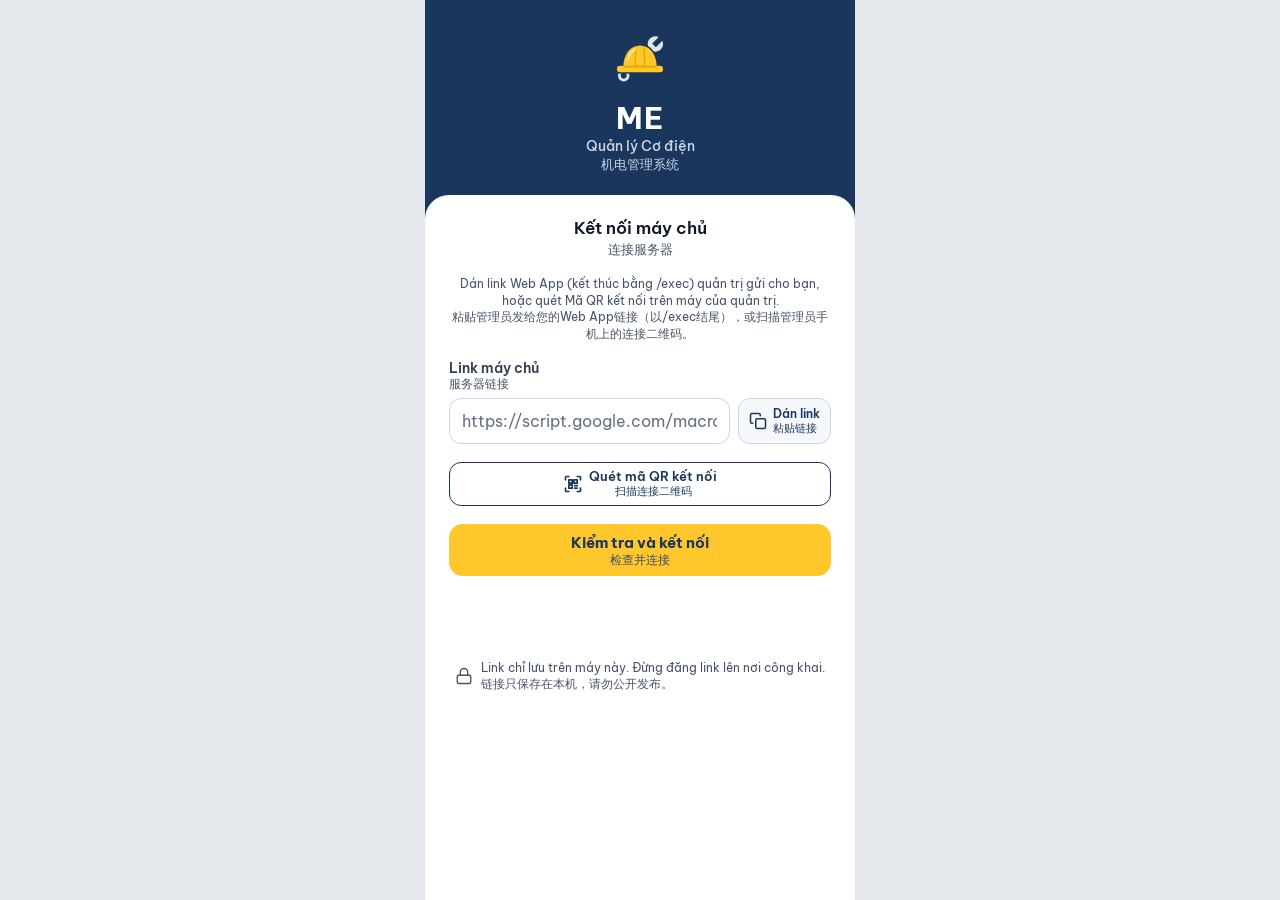
<file: index.html>
<!doctype html>
<html lang="vi">
<head>
<meta charset="utf-8">
<meta name="viewport" content="width=device-width, initial-scale=1, viewport-fit=cover">
<meta http-equiv="Content-Security-Policy" content="default-src 'self'; script-src 'self'; style-src 'self' 'unsafe-inline'; img-src 'self' data: blob: https://drive.google.com https://*.googleusercontent.com; font-src 'self'; connect-src 'self' https://script.google.com https://script.googleusercontent.com http://localhost:* http://127.0.0.1:*; media-src 'self' blob:; worker-src 'self'; manifest-src 'self'; base-uri 'none'; form-action 'none'; object-src 'none'">
<meta name="referrer" content="no-referrer">
<meta name="theme-color" content="#1B365D">
<meta name="color-scheme" content="light">
<meta name="apple-mobile-web-app-capable" content="yes">
<meta name="mobile-web-app-capable" content="yes">
<meta name="apple-mobile-web-app-status-bar-style" content="black-translucent">
<meta name="apple-mobile-web-app-title" content="ME">
<meta name="application-name" content="ME">
<meta name="format-detection" content="telephone=no">
<meta name="description" content="ME – Quản lý Cơ điện · 机电管理系统">
<title>ME – Quản lý Cơ điện</title>
<link rel="manifest" href="manifest.webmanifest">
<link rel="apple-touch-icon" href="icons/apple-touch-icon.png">
<link rel="icon" type="image/png" sizes="32x32" href="icons/favicon-32.png">
<link rel="preload" href="fonts/BeVietnamPro-Regular.woff" as="font" type="font/woff" crossorigin>
<link rel="preload" href="fonts/BeVietnamPro-Bold.woff" as="font" type="font/woff" crossorigin>
<link rel="stylesheet" href="css/app.css">
<script defer src="js/cau-hinh.js"></script>
<script defer src="js/nen.js"></script>
<script defer src="js/nhan.js"></script>
<script defer src="js/du-lieu.js"></script>
<script defer src="js/chi-so.js"></script>
<script defer src="js/bieu-do.js"></script>
<script defer src="js/ui.js"></script>
<script defer src="js/man-chung.js"></script>
<script defer src="js/man-thiet-bi.js"></script>
<script defer src="js/man-kho.js"></script>
<script defer src="js/man-dien-nuoc.js"></script>
<script defer src="js/man-quan-tri.js"></script>
<script defer src="js/app.js"></script>
</head>
<body>
<div id="app">
  <div class="khoi-dong" role="status" aria-label="Đang mở app ME · 正在打开ME">
    <img src="icons/icon-192.png" alt="" width="72" height="72">
    <div class="ten">ME</div>
    <div class="vi">Quản lý Cơ điện</div>
    <div class="zh" lang="zh-Hans">机电管理系统</div>
  </div>
</div>
<noscript>
  <div style="padding:24px;font-family:sans-serif;line-height:1.5">App ME cần bật JavaScript. Mở bằng Safari trên iPhone.<br>ME应用需要启用JavaScript，请在iPhone上用Safari打开。</div>
</noscript>
</body>
</html>
</file>
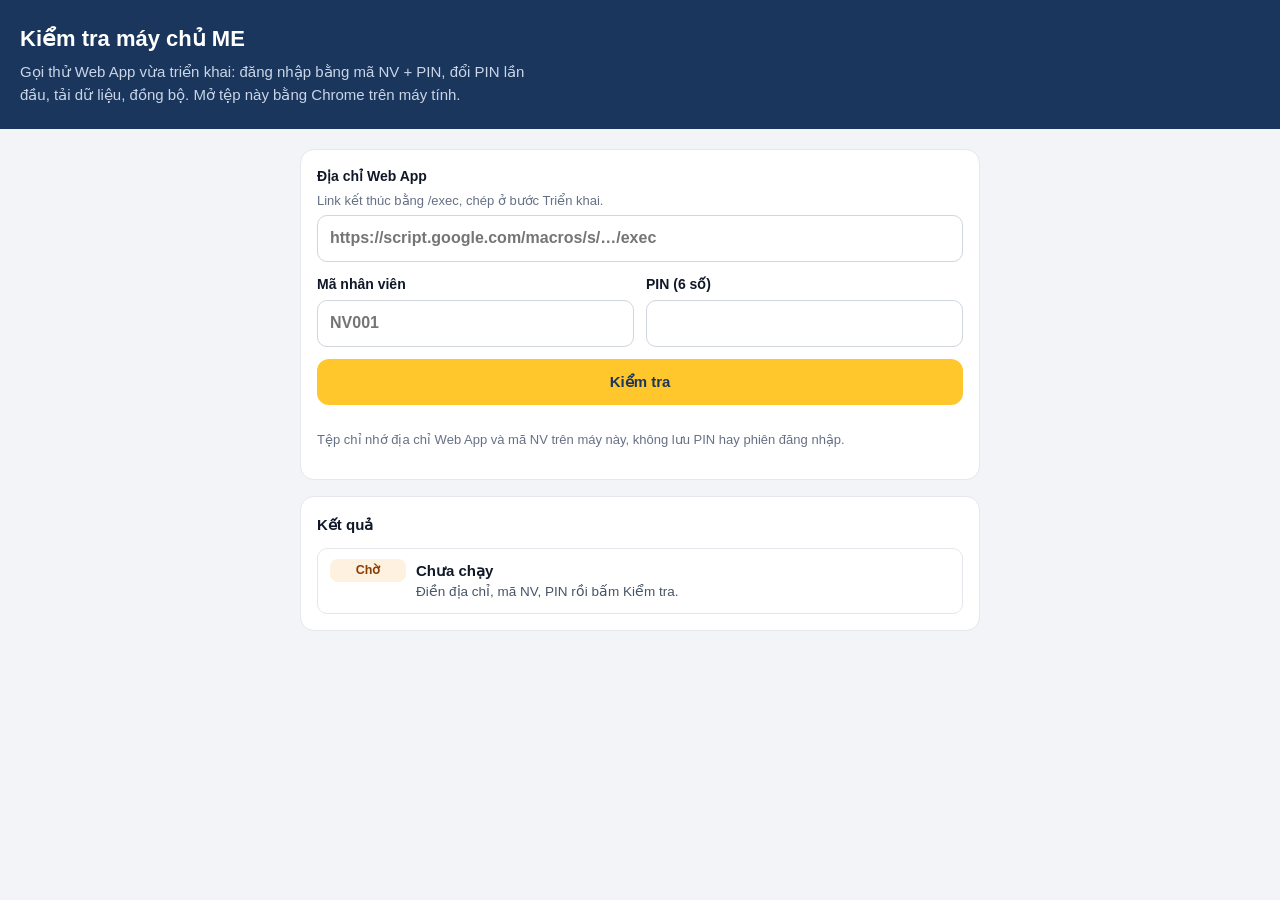
<file: may-chu/kiem-tra-may-chu.html>
<!doctype html>
<html lang="vi">
<head>
<meta charset="utf-8">
<meta name="viewport" content="width=device-width, initial-scale=1">
<title>Kiểm tra máy chủ ME</title>
<style>
  :root {
    --band: #1B365D; --band-sub: #C9D6E8; --yellow: #FFC72C; --on-yellow: #1B365D;
    --bg: #F2F4F7; --surface: #FFFFFF; --line: #E4E7EC; --fg: #101828; --fg-2: #475467; --fg-3: #667085;
    --ok-fg: #0B6234; --ok-bg: #E3F6EB; --bad-fg: #A3141D; --bad-bg: #FDECEC; --wait-fg: #8A3E00; --wait-bg: #FFF1E0;
  }
  * { box-sizing: border-box; }
  body { margin: 0; background: var(--bg); color: var(--fg); font: 15px/1.55 -apple-system, 'Segoe UI', Roboto, sans-serif; }
  header { background: var(--band); color: #fff; padding: 22px 20px; }
  header h1 { margin: 0; font-size: 22px; }
  header p { margin: 4px 0 0; color: var(--band-sub); max-width: 64ch; }
  main { max-width: 720px; margin: 0 auto; padding: 20px; display: flex; flex-direction: column; gap: 16px; }
  .the { background: var(--surface); border: 1px solid var(--line); border-radius: 14px; padding: 16px; display: flex; flex-direction: column; gap: 12px; }
  label { display: flex; flex-direction: column; gap: 4px; font-weight: 600; font-size: 14px; }
  label span { font-weight: 400; color: var(--fg-3); font-size: 13px; }
  input { font: inherit; font-size: 16px; padding: 10px 12px; border: 1px solid #D0D5DD; border-radius: 10px; width: 100%; }
  .hang { display: grid; grid-template-columns: 1fr 1fr; gap: 12px; }
  button { font: inherit; font-weight: 700; min-height: 46px; padding: 0 18px; border: 0; border-radius: 12px; cursor: pointer; background: var(--yellow); color: var(--on-yellow); }
  button:disabled { opacity: .55; cursor: default; }
  ol { margin: 0; padding: 0; list-style: none; display: flex; flex-direction: column; gap: 8px; }
  li { border: 1px solid var(--line); border-radius: 10px; padding: 10px 12px; display: grid; grid-template-columns: 76px 1fr; gap: 10px; align-items: start; }
  .nhan { font-size: 12.5px; font-weight: 700; border-radius: 8px; padding: 2px 8px; text-align: center; }
  .dat { background: var(--ok-bg); color: var(--ok-fg); }
  .loi { background: var(--bad-bg); color: var(--bad-fg); }
  .cho { background: var(--wait-bg); color: var(--wait-fg); }
  .mo-ta b { display: block; }
  .mo-ta div { color: var(--fg-2); font-size: 13.5px; white-space: pre-wrap; word-break: break-word; }
  .an { display: none; }
  .nho { color: var(--fg-3); font-size: 13px; }
  @media (max-width: 520px) { .hang { grid-template-columns: 1fr; } li { grid-template-columns: 1fr; } }
</style>
</head>
<body>
<header>
  <h1>Kiểm tra máy chủ ME</h1>
  <p>Gọi thử Web App vừa triển khai: đăng nhập bằng mã NV + PIN, đổi PIN lần đầu, tải dữ liệu, đồng bộ. Mở tệp này bằng Chrome trên máy tính.</p>
</header>
<main>
  <section class="the">
    <label>Địa chỉ Web App<span>Link kết thúc bằng /exec, chép ở bước Triển khai.</span>
      <input id="url" type="url" placeholder="https://script.google.com/macros/s/…/exec" autocomplete="off"></label>
    <div class="hang">
      <label>Mã nhân viên<input id="maNV" autocomplete="username" placeholder="NV001"></label>
      <label>PIN (6 số)<input id="pin" type="password" inputmode="numeric" maxlength="6" autocomplete="current-password"></label>
    </div>
    <button id="chay" type="button">Kiểm tra</button>
    <p class="nho">Tệp chỉ nhớ địa chỉ Web App và mã NV trên máy này, không lưu PIN hay phiên đăng nhập.</p>
  </section>

  <section id="doiPin" class="the an">
    <b>Lần đầu đăng nhập: đặt PIN của riêng bạn</b>
    <p class="nho">6 số, không dùng dãy dễ đoán như 000000, 123456, 121212.</p>
    <div class="hang">
      <label>PIN mới<input id="pinMoi" type="password" inputmode="numeric" maxlength="6" autocomplete="new-password"></label>
      <label>Nhập lại PIN mới<input id="pinMoi2" type="password" inputmode="numeric" maxlength="6" autocomplete="new-password"></label>
    </div>
    <button id="luuPin" type="button">Đổi PIN và kiểm tra tiếp</button>
  </section>

  <section class="the">
    <b>Kết quả</b>
    <ol id="ketQua"><li><span class="nhan cho">Chờ</span><div class="mo-ta"><b>Chưa chạy</b><div>Điền địa chỉ, mã NV, PIN rồi bấm Kiểm tra.</div></div></li></ol>
  </section>
</main>
<script>
(function () {
  'use strict';
  var $ = function (id) { return document.getElementById(id); };
  var luu = function (k, v) { try { localStorage.setItem('me-kt-' + k, v); } catch (e) {} };
  var doc = function (k) { try { return localStorage.getItem('me-kt-' + k) || ''; } catch (e) { return ''; } };
  $('url').value = doc('url');
  $('maNV').value = doc('maNV');
  var token = '';
  var pinDung = '';

  function dong(trangThai, tieuDe, chiTiet) {
    var li = document.createElement('li');
    var n = document.createElement('span');
    n.className = 'nhan ' + (trangThai === 'dat' ? 'dat' : trangThai === 'loi' ? 'loi' : 'cho');
    n.textContent = trangThai === 'dat' ? 'Đạt' : trangThai === 'loi' ? 'Lỗi' : 'Chờ';
    var m = document.createElement('div');
    m.className = 'mo-ta';
    var b = document.createElement('b');
    b.textContent = tieuDe;
    var d = document.createElement('div');
    d.textContent = chiTiet || '';
    m.appendChild(b);
    m.appendChild(d);
    li.appendChild(n);
    li.appendChild(m);
    $('ketQua').appendChild(li);
  }

  function loiCo(loai, thongBao, them) {
    var e = new Error(thongBao);
    e.loai = loai;
    if (them) Object.keys(them).forEach(function (k) { e[k] = them[k]; });
    return e;
  }

  // Đọc phản hồi dạng chữ trước: Google có lúc trả một trang web (HTML) thay vì JSON, cần báo rõ mã lỗi.
  function docPhanHoi(res) {
    return res.text().then(function (s) {
      var r;
      try {
        r = JSON.parse(s);
      } catch (e) {
        var tieuDe = (s.match(/<title>([^<]*)<\/title>/i) || [])[1] || '';
        throw loiCo('html', 'Google trả về một trang web (mã ' + res.status + (tieuDe ? ', “' + tieuDe.trim() + '”' : '') +
          ') thay vì dữ liệu.', { ma: res.status });
      }
      if (!r || typeof r !== 'object') throw loiCo('la', 'Phản hồi không phải dữ liệu của máy chủ ME.', { tho: s.slice(0, 600) });
      Object.defineProperty(r, '_tho', { value: s.slice(0, 600) });
      return r;
    });
  }

  // Kết quả của doGet (có kiemTra, không có data hay loi) trả cho một yêu cầu POST: Google đã đổi POST thành GET,
  // thao tác chưa chạy. Gửi lại cùng mã thao tác (clientId) nên không sợ ghi trùng.
  function laKetQuaGet(r) {
    return r.app === 'ME' && !!r.kiemTra && r.data === undefined && r.loi === undefined;
  }

  function goi(action, data, lan, id) {
    lan = lan || 1;
    id = id || 'kt-' + Date.now().toString(36) + '-' + Math.random().toString(36).slice(2, 8);
    return fetch($('url').value.trim(), {
      method: 'POST',
      headers: { 'Content-Type': 'text/plain;charset=utf-8' },
      body: JSON.stringify({ action: action, token: token, data: data || {}, clientId: id, phienBanApp: '0.0.2-kiemtra' }),
      redirect: 'follow'
    }).then(docPhanHoi).then(function (r) {
      if (laKetQuaGet(r)) {
        if (lan < 3) {
          dong('cho', 'Gửi lại thao tác ' + action + ' (lần ' + (lan + 1) + ')',
            'Google trả về kết quả kiểm tra thay vì kết quả thao tác (yêu cầu bị đổi thành GET, thao tác chưa chạy).');
          return goi(action, data, lan + 1, id);
        }
        throw loiCo('get', 'Gửi 3 lần, Google vẫn trả kết quả kiểm tra thay vì kết quả thao tác ' + action + '.');
      }
      if (r.tokenMoi && r.tokenMoi.token) token = r.tokenMoi.token;
      return r;
    });
  }

  // ok mà thiếu data: báo kèm phản hồi thô để tìm lỗi.
  function canData(r, buoc) {
    if (r && r.data && typeof r.data === 'object') return r.data;
    throw loiCo('la', 'Máy chủ trả về thiếu dữ liệu ở bước ' + buoc + '.', { tho: r && r._tho ? r._tho : String(r) });
  }

  function loiChu(r) { return r && r.loi ? r.loi.vi + '\n' + r.loi.zh + ' (' + r.loi.ma + ')' : 'Không rõ'; }

  function gioVi(iso) {
    var m = String(iso || '').match(/^(\d{4})-(\d{2})-(\d{2})T(\d{2}):(\d{2})/);
    return m ? m[3] + '/' + m[2] + '/' + m[1] + ' ' + m[4] + ':' + m[5] : String(iso || '');
  }

  function moNut() {
    $('chay').disabled = false;
    $('luuPin').disabled = false;
  }

  function loiMang(e) {
    var loai = e && e.loai;
    if (loai === 'dung') { moNut(); return; }
    var tieuDe;
    var chiTiet;
    if (loai === 'html') {
      tieuDe = 'Google trả về trang lỗi';
      chiTiet = e.message + '\n' + (e.ma === 404
        ? 'Hay gặp trong vài phút đầu sau khi triển khai: đợi một lát rồi bấm Kiểm tra lại. Nếu vẫn lỗi, chép lại link bằng nút Sao chép trong Triển khai → Quản lý tùy chọn triển khai.'
        : 'Đợi một lát rồi bấm Kiểm tra lại. Nếu vẫn lỗi, chụp màn hình này gửi người lập trình.');
    } else if (loai === 'get') {
      tieuDe = 'Google chưa chuyển được thao tác tới máy chủ';
      chiTiet = e.message + '\nĐợi một lát rồi bấm Kiểm tra lại.';
    } else if (loai === 'la') {
      tieuDe = 'Kết quả lạ từ máy chủ';
      chiTiet = e.message + '\nPhản hồi: ' + e.tho + '\nChụp màn hình này gửi người lập trình.';
    } else if (e instanceof TypeError && /fetch|network|load/i.test(String(e.message))) {
      tieuDe = 'Không gọi được Web App';
      chiTiet = String(e.message) + '\nKiểm tra: link đúng và kết thúc bằng /exec; lúc triển khai chọn “Người có quyền truy cập: Bất kỳ ai”; ' +
        'mở tệp này bằng Chrome trên máy tính (không mở trong khung xem trước của ứng dụng chat).';
    } else {
      tieuDe = 'Lỗi trong công cụ kiểm tra';
      chiTiet = String(e && e.message || e) + '\nChụp màn hình này gửi người lập trình.';
    }
    dong('loi', tieuDe, chiTiet);
    moNut();
  }

  function dung() { return loiCo('dung', 'dung'); }

  $('chay').addEventListener('click', function () {
    var url = $('url').value.trim();
    var maNV = $('maNV').value.trim().toUpperCase();
    var pin = $('pin').value.trim();
    $('ketQua').textContent = '';
    if (!/^https:\/\/script\.google\.com\/.+\/exec$/.test(url)) { dong('loi', 'Địa chỉ Web App chưa đúng', 'Cần dạng https://script.google.com/macros/s/…/exec'); return; }
    if (!maNV) { dong('loi', 'Chưa nhập mã nhân viên', 'Ghi mã NV của tài khoản quản trị, đúng như trong sheet NguoiDung.'); return; }
    if (!/^\d{6}$/.test(pin)) { dong('loi', 'PIN gồm 6 số', ''); return; }
    luu('url', url);
    luu('maNV', maNV);
    token = '';
    pinDung = pin;
    $('chay').disabled = true;
    $('doiPin').classList.add('an');
    fetch(url, { redirect: 'follow' }).then(docPhanHoi).then(function (r) {
      var kt = r.kiemTra || {};
      if (r.ok) dong('dat', 'Máy chủ chạy, phiên bản ' + r.mayChu, 'Đủ ' + kt.soSheet + '/' + kt.canSheet + ' sheet, cấu trúc phiên bản ' + kt.cauTruc + ', đã có quản trị cấp 1.');
      else dong('loi', 'Máy chủ chạy nhưng cài đặt chưa xong', (kt.huongDan || loiChu(r)) + '\n' + JSON.stringify(kt));
      return goi('dangNhap', { maNV: maNV, pin: pin });
    }).then(function (r) {
      if (!r.ok) { dong('loi', 'Đăng nhập', loiChu(r)); throw dung(); }
      var d = canData(r, 'đăng nhập');
      token = d.token;
      dong('dat', 'Đăng nhập ' + d.hoSo.MaNV + ' – ' + d.hoSo.HoTen, 'Cấp ' + d.hoSo.Cap + '. Phiên đăng nhập dùng đến ' + gioVi(d.hetHan) + '.');
      if (d.phaiDoiPin) {
        dong('cho', 'Cần đổi PIN', 'Đây là PIN tạm. Đặt PIN của riêng bạn ở khung phía trên rồi bấm “Đổi PIN và kiểm tra tiếp”.');
        $('doiPin').classList.remove('an');
        $('pinMoi').focus();
        $('chay').disabled = false;
        return;
      }
      kiemTiep();
    }).catch(loiMang);
  });

  $('luuPin').addEventListener('click', function () {
    var a = $('pinMoi').value.trim();
    var b = $('pinMoi2').value.trim();
    if (!/^\d{6}$/.test(a)) { dong('loi', 'PIN mới gồm 6 số', ''); return; }
    if (a !== b) { dong('loi', 'Hai lần nhập PIN mới không giống nhau', ''); return; }
    $('luuPin').disabled = true;
    goi('doiPin', { pinCu: pinDung, pinMoi: a }).then(function (r) {
      $('luuPin').disabled = false;
      if (!r.ok) { dong('loi', 'Đổi PIN', loiChu(r)); return; }
      var d = canData(r, 'đổi PIN');
      token = d.token;
      pinDung = a;
      $('pin').value = '';
      $('doiPin').classList.add('an');
      $('pinMoi').value = '';
      $('pinMoi2').value = '';
      dong('dat', 'Đã đổi PIN', 'Từ nay đăng nhập bằng PIN mới. Các máy khác đang đăng nhập bằng tài khoản này đã bị đăng xuất.');
      kiemTiep();
    }).catch(loiMang);
  });

  function kiemTiep() {
    var moc = '';
    goi('taiBanDau').then(function (r) {
      if (!r.ok) { dong('loi', 'Tải dữ liệu lần đầu', loiChu(r)); throw dung(); }
      var d = canData(r, 'tải dữ liệu lần đầu');
      moc = d.moc;
      var ds = Object.keys(d.bang || {}).map(function (k) { return k + ' ' + d.bang[k].dong.length; });
      dong('dat', 'Tải dữ liệu lần đầu (' + r.ms + ' ms)', 'Số dòng: ' + ds.join(' · ') + '\nQuyền: ' + ((d.hoSo && d.hoSo.quyen) || []).join(', '));
      return goi('dongBo', { moc: moc });
    }).then(function (r) {
      if (!r.ok) { dong('loi', 'Đồng bộ', loiChu(r)); throw dung(); }
      var d = canData(r, 'đồng bộ');
      var n = Object.keys(d.bang || {}).length;
      dong(d.taiLai ? 'loi' : 'dat', 'Đồng bộ (' + r.ms + ' ms)', d.taiLai ? 'Máy chủ yêu cầu tải lại – thử lại sau ít phút.' : (n ? 'Có ' + n + ' bảng mới đổi trong 5 phút qua.' : 'Không có gì mới.'));
      return goi('tongHopDienNuoc', {});
    }).then(function (r) {
      if (!r.ok) { dong('loi', 'Tổng hợp điện nước', loiChu(r)); throw dung(); }
      var d = canData(r, 'tổng hợp điện nước');
      var dien = d.dien || {};
      var nuoc = d.nuoc || {};
      var td = d.tienDo || {};
      dong('dat', 'Tổng hợp điện nước tháng ' + d.thang + ' (' + r.ms + ' ms)',
        'Điện ' + Number(dien.tong || 0).toLocaleString('vi-VN') + ' kWh, nước ' + Number(nuoc.tong || 0).toLocaleString('vi-VN') + ' m³ (chưa có công tơ thì bằng 0). ' +
        'Ghi hôm nay ' + (td.daGhi || 0) + '/' + (td.tong || 0) + ' công tơ.');
      dong('dat', 'Xong: máy chủ sẵn sàng cho app', 'Giữ lại địa chỉ Web App để dán vào app ở bước 3.');
      moNut();
    }).catch(loiMang);
  }
})();
</script>
</body>
</html>
</file>
<file: css/app.css>
/* ME – Quản lý Cơ điện · 机电管理系统
   Giao diện theo bản vẽ đã duyệt: mẫu màu 2 "Xanh than – Vàng an toàn", iPhone 390 px, song ngữ Việt trên, Trung dưới.
   Chữ Trung luôn nhỏ hơn dòng Việt đi kèm (thường 1–2 px) và không dưới 11 px. */

@font-face { font-family: 'Be Vietnam Pro'; font-style: normal; font-weight: 400; font-display: swap; src: url(../fonts/BeVietnamPro-Regular.woff) format('woff'); }
@font-face { font-family: 'Be Vietnam Pro'; font-style: normal; font-weight: 500; font-display: swap; src: url(../fonts/BeVietnamPro-Medium.woff) format('woff'); }
@font-face { font-family: 'Be Vietnam Pro'; font-style: normal; font-weight: 600; font-display: swap; src: url(../fonts/BeVietnamPro-SemiBold.woff) format('woff'); }
@font-face { font-family: 'Be Vietnam Pro'; font-style: normal; font-weight: 700; font-display: swap; src: url(../fonts/BeVietnamPro-Bold.woff) format('woff'); }

:root {
  --xanh: #1B365D;
  --xanh-dam: #0F2440;
  --phu: #C9D6E8;
  --phu-2: #B9C7DC;
  --vang: #FFC72C;
  --vang-dam: #E0A800;
  --zh-vang: #3B4F6E;
  --nen: #F2F4F7;
  --the: #FFFFFF;
  --vien: #EAECF0;
  --vien-2: #E4E7EC;
  --vien-o: #D0D5DD;
  --c1: #101828;
  --c2: #475467;
  --c3: #667085;
  --c4: #344054;
  --c5: #98A2B3;
  --do-nen: #FDECEC;
  --do: #A3141D;
  --do-vien: #F3B5B9;
  --dem: #CF1F2B;
  --xl-nen: #E3F6EB;
  --xl: #0B6234;
  --xl-cham: #12A150;
  --cam-nen: #FFF1E0;
  --cam: #8A3E00;
  --cam-so: #B54708;
  --xam-nen: #EAECF0;
  --nhat: #E7EDF5;
  --nhat-2: #F5F7FA;
  --tim-nen: #F1EBFF;
  --tim: #5B2BB5;
  --dien: #E0A800;
  --dien-nen: #FFF4D6;
  --dien-chu: #8A6100;
  --nuoc: #2A78D6;
  --nuoc-nen: #E8F1FC;
  --nuoc-chu: #1B5FAE;
  --vuot: #D03B3B;
  --font: 'Be Vietnam Pro', 'PingFang SC', 'Hiragino Sans GB', 'Noto Sans SC', 'Noto Sans CJK SC', 'Microsoft YaHei', sans-serif;
  --tren: env(safe-area-inset-top, 0px);
  --duoi: env(safe-area-inset-bottom, 0px);
  color-scheme: light;
}

* { box-sizing: border-box; }
html { -webkit-text-size-adjust: 100%; text-size-adjust: 100%; background: var(--nen); }
body {
  margin: 0;
  font-family: var(--font);
  color: var(--c1);
  background: var(--nen);
  -webkit-tap-highlight-color: transparent;
  -webkit-font-smoothing: antialiased;
}
button, input, select, textarea { font-family: inherit; color: inherit; }
button { cursor: pointer; }
a { color: var(--xanh); }
a:active, button:active { opacity: 0.86; }
[hidden] { display: none !important; }
:focus-visible { outline: 2px solid #2A78D6; outline-offset: 2px; }
.vi, .zh { display: block; }
.an-chu { position: absolute !important; width: 1px; height: 1px; overflow: hidden; clip: rect(0 0 0 0); white-space: nowrap; }
.so { font-variant-numeric: tabular-nums; }
.dong-1 { white-space: nowrap; overflow: hidden; text-overflow: ellipsis; }
svg { flex-shrink: 0; }

#app { min-height: 100vh; min-height: 100dvh; }
.trang {
  max-width: 430px; margin: 0 auto; min-height: 100vh; min-height: 100dvh;
  display: flex; flex-direction: column; background: var(--nen); position: relative;
}
.trang.nen-xanh { background: var(--xanh); }
main.noi-dung { flex-grow: 1; padding: 12px 12px 24px; display: flex; flex-direction: column; gap: 12px; }

/* ───────── Đầu trang ───────── */
.dau { background: var(--xanh); color: #FFFFFF; padding: calc(6px + var(--tren)) 16px 12px; display: flex; flex-direction: column; gap: 12px; }
.dau.d14 { padding-bottom: 14px; gap: 10px; }
.dau.d16 { padding-bottom: 16px; }
.dau.d18 { padding-bottom: 18px; }
.dau-hang { display: flex; align-items: center; gap: 4px; }
.nut-icon {
  width: 44px; height: 44px; flex-shrink: 0; display: flex; align-items: center; justify-content: center;
  color: inherit; background: transparent; border: none; padding: 0; border-radius: 22px; text-decoration: none;
}
.nut-icon.trai { margin-left: -12px; }
.nut-icon.phai { margin-right: -10px; }
.dau-tieu-de { flex-grow: 1; min-width: 0; line-height: 1.3; }
.dau-tieu-de h1, .dau-tieu-de .vi { margin: 0; font-size: 17px; font-weight: 700; line-height: 1.3; }
.dau-tieu-de .zh { font-size: 12.5px; line-height: 1.35; color: var(--phu); }
.dau-tieu-de.nho .vi { font-size: 15px; font-weight: 600; }
.dau-tieu-de.nho .zh { font-size: 12px; }
.dau-tieu-de.zh12 .zh { font-size: 12px; }
.dau-phai { text-align: right; line-height: 1.3; flex-shrink: 0; }
.dau-phai .vi { font-size: 13px; font-weight: 600; }
.dau-phai .zh { font-size: 11px; color: var(--phu); }

.dau-lon { background: var(--xanh); color: #FFFFFF; padding: calc(16px + var(--tren)) 16px 16px; display: flex; flex-direction: column; gap: 14px; }
.dau-lon.keo { padding-bottom: 52px; }
.dau-lon .hang { display: flex; align-items: center; gap: 10px; }
.dau-lon h1 { margin: 0; font-size: 21px; font-weight: 700; line-height: 1.3; }
.dau-lon .tieu .zh { font-size: 13px; line-height: 1.35; color: var(--phu); }
.dau-lon .tieu { flex-grow: 1; min-width: 0; }
.nut-tron { width: 44px; height: 44px; border-radius: 22px; background: rgba(255, 255, 255, 0.12); color: #FFFFFF; display: flex; align-items: center; justify-content: center; flex-shrink: 0; border: none; text-decoration: none; padding: 0; }
.nut-tron.trang-nen { background: #FFFFFF; color: var(--xanh); }

/* Đầu trang nền trắng (Tất cả chức năng): dải xanh than sau thanh trạng thái iPhone */
.dau-trang { background: #FFFFFF; padding: calc(14px + var(--tren)) 8px 4px 16px; display: flex; align-items: center; justify-content: space-between; gap: 12px; position: relative; }
.dau-trang::before { content: ''; position: absolute; left: 0; right: 0; top: 0; height: var(--tren); background: var(--xanh); }
.dau-trang h1 { margin: 0; font-size: 19px; font-weight: 700; line-height: 1.3; }
.dau-trang .zh { font-size: 12.5px; line-height: 1.35; color: var(--c2); }

/* Ô tìm kiếm */
.o-tim { display: flex; align-items: center; gap: 8px; height: 46px; padding: 0 14px; border-radius: 23px; background: #FFFFFF; color: var(--c3); }
.o-tim.xam { height: 44px; border-radius: 22px; background: var(--nen); }
.o-tim input { flex-grow: 1; min-width: 0; border: none; outline: none; background: transparent; font-size: 16px; color: var(--c1); -webkit-appearance: none; appearance: none; }
.o-tim input::placeholder { color: var(--c3); }
.o-tim input::-webkit-search-cancel-button { -webkit-appearance: none; }
.o-tim .xoa-tim { width: 32px; height: 32px; margin-right: -8px; border: none; background: transparent; color: var(--c3); display: flex; align-items: center; justify-content: center; padding: 0; }

/* ───────── Thanh dưới ───────── */
.thanh-duoi {
  position: sticky; bottom: 0; z-index: 20; background: #FFFFFF; border-top: 1px solid var(--vien-2);
  display: grid; grid-template-columns: repeat(5, minmax(0, 1fr)); align-items: end; padding: 6px 4px calc(10px + var(--duoi));
}
.thanh-duoi a { display: flex; flex-direction: column; align-items: center; justify-content: flex-end; gap: 2px; min-height: 52px; text-decoration: none; color: var(--c2); text-align: center; }
.thanh-duoi a .vi { font-size: 11.5px; font-weight: 600; line-height: 1.25; }
.thanh-duoi a .zh { font-size: 11px; line-height: 1.25; }
.thanh-duoi a[aria-current] { color: var(--xanh); }
.thanh-duoi a[aria-current] .vi { font-weight: 700; }
.thanh-duoi a.giua { color: var(--xanh); min-height: 0; }
.thanh-duoi a.giua .vi { font-weight: 700; }
.thanh-duoi .nut-qr {
  width: 58px; height: 58px; margin-top: -30px; border-radius: 29px; border: 4px solid #FFFFFF; background: var(--vang); color: var(--xanh);
  box-shadow: 0 6px 16px rgba(27, 54, 93, 0.35); display: flex; align-items: center; justify-content: center;
}

/* ───────── Khối chung ───────── */
.the { background: #FFFFFF; border-radius: 16px; padding: 14px; }
.the.p0 { padding: 0; }
.the-dau { display: flex; justify-content: space-between; align-items: flex-start; gap: 12px; }
.the-dau .tieu { line-height: 1.35; min-width: 0; }
.the-dau h2, .tieu-the .vi { margin: 0; font-size: 15px; font-weight: 700; line-height: 1.35; }
.tieu-the .zh, .the-dau .tieu .zh { font-size: 12px; color: var(--c2); line-height: 1.35; }
.tieu-the.t16 .vi { font-size: 16px; }
.lien-ket-phai { flex-shrink: 0; text-align: right; text-decoration: none; line-height: 1.3; padding: 2px 0; color: var(--xanh); background: none; border: none; }
.lien-ket-phai .vi { font-size: 13px; font-weight: 600; }
.lien-ket-phai .zh { font-size: 11.5px; font-weight: 500; }
.lien-ket-phai.nho .vi { font-size: 12.5px; }
.lien-ket-phai.nho .zh { font-size: 11px; }
.ghi-chu { line-height: 1.4; color: var(--c2); }
.ghi-chu .vi { font-size: 12px; }
.ghi-chu .zh { font-size: 11.5px; }
.ghi-chu.c11 .zh { font-size: 11px; color: var(--c3); }
.ke { border-top: 1px solid var(--vien); }

.muc {
  display: flex; align-items: center; gap: 12px; padding: 12px; border-radius: 14px; background: #FFFFFF;
  text-decoration: none; color: var(--c1); border: none; width: 100%; text-align: left;
}
.muc.dau-tren { align-items: flex-start; }
.muc .giua { flex-grow: 1; min-width: 0; }
.muc .ten .vi { font-size: 14.5px; font-weight: 600; line-height: 1.35; }
.muc .ten .zh { font-size: 12.5px; line-height: 1.35; color: var(--c2); }
.muc .ma { font-size: 12px; line-height: 1.35; color: var(--c3); margin-top: 2px; }
.bieu-tuong {
  width: 46px; height: 46px; border-radius: 12px; background: var(--nhat); color: var(--xanh);
  display: flex; align-items: center; justify-content: center; flex-shrink: 0;
}
.bieu-tuong.b44 { width: 44px; height: 44px; }
.bieu-tuong.b42 { width: 42px; height: 42px; }
.bieu-tuong.b40 { width: 40px; height: 40px; }
.bieu-tuong.b34 { width: 34px; height: 34px; border-radius: 10px; }
.bieu-tuong.do { background: var(--do-nen); color: var(--do); }
.bieu-tuong.cam { background: var(--cam-nen); color: var(--cam); }
.bieu-tuong.tim { background: var(--tim-nen); color: var(--tim); }
.bieu-tuong.xam { background: var(--xam-nen); color: var(--c4); }
.bieu-tuong.xl { background: var(--xl-nen); color: var(--xl); }
.bieu-tuong.dien { background: var(--dien-nen); color: var(--dien-chu); }
.bieu-tuong.nuoc { background: var(--nuoc-nen); color: var(--nuoc-chu); }
.bieu-tuong img { width: 100%; height: 100%; object-fit: cover; border-radius: inherit; }

.nhom-tieu { margin: 12px 4px 0; line-height: 1.3; }
.nhom-tieu .vi { font-size: 13px; font-weight: 700; color: var(--c4); }
.nhom-tieu .zh { font-size: 11.5px; font-weight: 500; color: var(--c2); }

/* Nhãn trạng thái: luôn kèm chữ, không chỉ dựa vào màu */
.nhan-tt { flex-shrink: 0; padding: 4px 8px; border-radius: 8px; text-align: center; line-height: 1.3; }
.nhan-tt .vi { font-size: 11.5px; font-weight: 700; }
.nhan-tt .zh { font-size: 11px; font-weight: 500; }
.nhan-tt.rong { min-width: 68px; }
.nhan-tt.r60 { width: 70px; padding: 5px 2px; }  /* bản vẽ 60px; nới 10px để "Bất thường" không xuống dòng */
.tt-xanh { background: var(--xl-nen); color: var(--xl); }
.tt-do { background: var(--do-nen); color: var(--do); }
.tt-cam { background: var(--cam-nen); color: var(--cam); }
.tt-xam { background: var(--xam-nen); color: var(--c4); }
.tt-than { background: var(--nhat); color: var(--xanh-dam); }
.tt-tim { background: var(--tim-nen); color: var(--tim); }
.nhan-nho { display: inline-block; margin-top: 6px; padding: 3px 8px; border-radius: 8px; line-height: 1.3; }
.nhan-nho .vi { font-size: 11.5px; font-weight: 700; }
.nhan-nho .zh { font-size: 11px; font-weight: 500; }
.dem-do { min-width: 18px; height: 18px; padding: 0 4px; border-radius: 9px; background: var(--dem); color: #FFFFFF; font-size: 11px; font-weight: 700; line-height: 18px; text-align: center; }
.dem-vien { position: absolute; top: 2px; right: 8px; padding: 0 6px; border-radius: 9px; border: 1px solid var(--do-vien); background: #FFFFFF; color: #B4171F; font-size: 10.5px; font-weight: 700; line-height: 16px; }
.dem-chip { min-width: 24px; padding: 0 6px; border-radius: 11px; font-size: 11.5px; font-weight: 700; line-height: 20px; text-align: center; }

/* Chip lọc */
.hang-chip { display: flex; gap: 8px; overflow-x: auto; -webkit-overflow-scrolling: touch; scrollbar-width: none; }
.hang-chip::-webkit-scrollbar { display: none; }
.hang-chip.nen-trang { padding: 12px 16px; background: #FFFFFF; border-bottom: 1px solid var(--vien-2); }
.chip {
  flex-shrink: 0; padding: 6px 14px; border-radius: 16px; background: var(--nen); color: var(--c4); text-align: center;
  line-height: 1.25; border: none; text-decoration: none; display: flex; align-items: center; gap: 8px;
}
.chip .vi { font-size: 12.5px; font-weight: 600; }
.chip .zh { font-size: 11px; }
.chip.chon { background: var(--xanh); color: #FFFFFF; }
.chip.vien { background: #FFFFFF; border: 1px solid var(--vien-2); padding: 6px 10px 6px 12px; }
.chip.vien-dam { background: #FFFFFF; border: 1px solid var(--vien-o); padding: 6px 12px; }
.chip.vien.chon, .chip.vien-dam.chon { background: var(--xanh); border-color: var(--xanh); color: #FFFFFF; }
.chip.nhat { background: var(--nhat); color: var(--xanh); }

/* Nút */
.nut-chinh {
  min-height: 52px; border: none; border-radius: 14px; background: var(--vang); color: var(--xanh); text-decoration: none;
  display: flex; flex-direction: column; align-items: center; justify-content: center; line-height: 1.3; padding: 6px 16px; width: 100%;
}
.nut-chinh .vi { font-size: 15px; font-weight: 700; }
.nut-chinh .zh { font-size: 12px; color: var(--zh-vang); }
.nut-chinh.n14 .vi { font-size: 14px; }
.nut-chinh.n14 .zh { font-size: 11.5px; }
.nut-chinh:disabled { background: var(--vien-2); color: var(--c3); }
.nut-chinh:disabled .zh { color: var(--c3); }
.nut-phu {
  min-height: 52px; border-radius: 14px; border: 1px solid var(--vien-o); background: #FFFFFF; color: var(--c4); text-decoration: none;
  display: flex; flex-direction: column; align-items: center; justify-content: center; line-height: 1.3; padding: 6px 12px; width: 100%;
}
.nut-phu .vi { font-size: 14px; font-weight: 600; }
.nut-phu .zh { font-size: 11.5px; }
.nut-vien {
  min-height: 44px; border-radius: 12px; border: 1px solid var(--xanh); background: #FFFFFF; color: var(--xanh); text-decoration: none;
  display: flex; align-items: center; justify-content: center; gap: 6px; padding: 6px 14px; line-height: 1.25; flex-shrink: 0;
}
.nut-vien .vi { font-size: 12.5px; font-weight: 600; }
.nut-vien .zh { font-size: 11px; }
.nut-vien.mo { border-color: var(--phu); }
.nut-vien.do { border-color: var(--do-vien); color: var(--do); }
.nut-xam {
  min-height: 44px; border-radius: 12px; border: none; background: var(--nen); color: var(--c4); text-decoration: none;
  display: flex; align-items: center; justify-content: center; gap: 6px; padding: 6px 10px; line-height: 1.2; text-align: center;
}
.nut-xam .vi { font-size: 12.5px; font-weight: 600; }
.nut-xam .zh { font-size: 11px; }
.nut-tron-dau {
  flex-grow: 1; min-height: 46px; display: flex; align-items: center; justify-content: center; gap: 6px; padding: 6px 10px; border-radius: 23px;
  background: rgba(255, 255, 255, 0.14); color: #FFFFFF; text-decoration: none; border: none; line-height: 1.2;
}
.nut-tron-dau .vi { font-size: 13px; font-weight: 600; }
.nut-tron-dau .zh { font-size: 11px; font-weight: 400; color: inherit; }
.nut-tron-dau.vang { background: var(--vang); color: var(--xanh); }
.nut-tron-dau.vang .vi { font-weight: 700; }
.nut-tron-dau.vang .zh { font-weight: 500; color: var(--zh-vang); }
.thanh-nut {
  position: sticky; bottom: 0; z-index: 15; background: #FFFFFF; border-top: 1px solid var(--vien-2);
  padding: 10px 16px calc(14px + var(--duoi)); display: flex; flex-direction: column; gap: 6px;
}
.thanh-nut .hai-nut { display: grid; grid-template-columns: minmax(0, 1fr) minmax(0, 2fr); gap: 10px; }
.thanh-nut .chu-duoi { text-align: center; line-height: 1.35; color: var(--c2); }
.thanh-nut .chu-duoi .vi { font-size: 11.5px; }
.thanh-nut .chu-duoi .zh { font-size: 11px; }
.thanh-nut .hang-chu { display: flex; justify-content: space-between; gap: 12px; line-height: 1.35; }
.thanh-nut .hang-chu .vi { font-size: 12px; color: var(--c2); }
.thanh-nut .hang-chu .zh { font-size: 11px; color: var(--c3); }

/* Hộp thông tin, cảnh báo */
.hop-tin { background: var(--nhat); border-radius: 16px; padding: 12px 14px; display: flex; gap: 10px; align-items: flex-start; color: var(--xanh-dam); }
.hop-tin .chu { line-height: 1.45; }
.hop-tin .vi { font-size: 12.5px; }
.hop-tin .zh { font-size: 12px; margin-top: 4px; }
.hop-cb { display: flex; gap: 10px; align-items: flex-start; background: var(--cam-nen); color: var(--cam); border-radius: 14px; padding: 12px 14px; }
.hop-cb .chu { line-height: 1.45; }
.hop-cb .vi { font-size: 13px; font-weight: 600; }
.hop-cb .zh { font-size: 11.5px; margin-top: 2px; }
.hop-cb.do { background: var(--do-nen); color: var(--do); }
.hop-cb.xanh { background: var(--xl-nen); color: var(--xl); }
.hop-loi { background: #FFFFFF; border-radius: 16px; padding: 14px; border: 1px solid var(--do-vien); }

/* Danh sách định nghĩa (thông số) */
.ds-tt { margin: 0; }
.ds-tt .dong { display: flex; justify-content: space-between; align-items: flex-start; gap: 12px; padding: 10px 0; border-top: 1px solid var(--vien); }
.ds-tt dt { line-height: 1.35; min-width: 0; }
.ds-tt dt .vi { font-size: 13px; color: var(--c4); }
.ds-tt dt .zh { font-size: 11.5px; color: var(--c2); }
.ds-tt dd { margin: 0; text-align: right; line-height: 1.35; min-width: 0; overflow-wrap: anywhere; }
.ds-tt dd .vi { font-size: 14px; font-weight: 600; }
.ds-tt dd .zh { font-size: 12px; color: var(--c2); }
.ds-tt dd .trong { color: var(--c3); font-weight: 500; }
.ds-tt.nho dt .vi { font-size: 12.5px; color: var(--c2); }
.ds-tt.nho dt .zh { font-size: 11px; color: var(--c3); }
.ds-tt.nho dd .vi { font-size: 13px; }
.ds-tt.nho .dong { align-items: center; }

.dau-nhom { display: flex; align-items: center; gap: 10px; padding-bottom: 8px; }
.dau-nhom .tieu-the .zh { font-size: 11.5px; }

/* Biểu mẫu */
.bieu-mau { background: #FFFFFF; border-radius: 16px; padding: 16px; display: flex; flex-direction: column; gap: 16px; }
.truong { display: flex; flex-direction: column; gap: 6px; min-width: 0; }
.truong > label, .truong > .nhan { line-height: 1.3; }
.truong .nhan .vi, .truong label .vi { font-size: 13.5px; font-weight: 600; color: var(--c4); }
.truong .nhan .zh, .truong label .zh { font-size: 11.5px; color: var(--c2); }
.bat-buoc { color: #B4171F; }
.o-nhap {
  width: 100%; height: 46px; padding: 0 12px; border: 1px solid var(--vien-o); border-radius: 12px; background: #FFFFFF;
  font-size: 16px; color: var(--c1); -webkit-appearance: none; appearance: none;
}
select.o-nhap { padding: 0 32px 0 10px; background-image: url("data:image/svg+xml,%3Csvg xmlns='http://www.w3.org/2000/svg' width='16' height='16' viewBox='0 0 24 24' fill='none' stroke='%23475467' stroke-width='2' stroke-linecap='round' stroke-linejoin='round'%3E%3Cpolyline points='6 9 12 15 18 9'/%3E%3C/svg%3E"); background-repeat: no-repeat; background-position: right 10px center; }
textarea.o-nhap { height: auto; min-height: 84px; padding: 10px 12px; resize: vertical; line-height: 1.45; }
.o-nhap::placeholder { color: var(--c3); }
.o-nhap:focus { border-color: var(--xanh); outline: none; box-shadow: 0 0 0 3px rgba(27, 54, 93, 0.12); }
.o-nhap.loi { border: 2px solid var(--do); background: #FFF5F5; }
.o-nhap:disabled { background: var(--nen); color: var(--c2); }
.luoi-2 { display: grid; grid-template-columns: repeat(2, minmax(0, 1fr)); gap: 12px; }
.loi-truong { line-height: 1.35; color: var(--do); }
.loi-truong .vi { font-size: 12px; font-weight: 600; }
.loi-truong .zh { font-size: 11.5px; }
.hang-o { display: flex; gap: 8px; }
.hang-o .o-nhap { flex-grow: 1; min-width: 0; }
.nut-canh {
  flex-shrink: 0; height: 46px; padding: 0 10px; border-radius: 12px; border: 1px solid var(--phu); background: var(--nhat-2); color: var(--xanh);
  display: flex; align-items: center; gap: 6px; text-align: left;
}
.nut-canh .vi { font-size: 12px; font-weight: 600; line-height: 1.2; }
.nut-canh .zh { font-size: 11px; font-weight: 500; line-height: 1.2; }
.so-tang { display: flex; align-items: center; height: 46px; border: 1px solid var(--vien-o); border-radius: 12px; overflow: hidden; }
.so-tang button { width: 46px; height: 44px; border: none; background: var(--nen); color: var(--c1); display: flex; align-items: center; justify-content: center; flex-shrink: 0; }
.so-tang input { flex-grow: 1; min-width: 0; height: 44px; border: none; text-align: center; font-size: 16px; font-weight: 700; background: #FFFFFF; }
.the-may { display: inline-flex; align-items: center; gap: 2px; padding: 0 0 0 12px; border-radius: 12px; background: var(--nhat); color: var(--xanh-dam); }
.the-may .vi { font-size: 12.5px; font-weight: 600; line-height: 1.3; }
.the-may .zh { font-size: 11px; line-height: 1.3; }
.the-may button { width: 44px; height: 44px; border: none; border-radius: 12px; background: transparent; color: var(--xanh-dam); display: flex; align-items: center; justify-content: center; }
.nut-them-net {
  display: inline-flex; align-items: center; gap: 6px; min-height: 44px; padding: 4px 12px; border-radius: 12px; border: 1px dashed var(--c5);
  background: #FFFFFF; color: var(--c4); text-align: left; line-height: 1.3;
}
.nut-them-net .vi { font-size: 12.5px; font-weight: 600; }
.nut-them-net .zh { font-size: 11px; }
.o-anh {
  height: 92px; border-radius: 14px; border: 1.5px dashed var(--c5); background: var(--nhat-2); color: var(--c4);
  display: flex; flex-direction: column; align-items: center; justify-content: center; gap: 4px; position: relative; overflow: hidden; width: 100%;
}
.o-anh .vi { font-size: 12.5px; font-weight: 600; line-height: 1.3; }
.o-anh .zh { font-size: 11px; line-height: 1.3; color: var(--c2); }
.o-anh input[type=file] { position: absolute; inset: 0; opacity: 0; width: 100%; height: 100%; cursor: pointer; }
.anh-xem { width: 112px; height: 84px; border-radius: 12px; object-fit: cover; background: var(--nhat); flex-shrink: 0; }

/* Thông báo nổi, hộp thoại, ngăn kéo */
.thong-bao-noi {
  position: fixed; left: 50%; bottom: calc(92px + var(--duoi)); transform: translateX(-50%); z-index: 90;
  width: calc(100% - 32px); max-width: 398px; background: var(--xanh-dam); color: #FFFFFF; border-radius: 14px; padding: 12px 14px;
  box-shadow: 0 8px 24px rgba(16, 24, 40, 0.24); display: flex; gap: 10px; align-items: flex-start; line-height: 1.4;
}
.thong-bao-noi .vi { font-size: 13px; font-weight: 600; }
.thong-bao-noi .zh { font-size: 11.5px; color: var(--phu); }
.thong-bao-noi.loi { background: var(--do); }
.thong-bao-noi.loi .zh { color: #FFD9DC; }
.man-che { position: fixed; inset: 0; z-index: 80; background: rgba(16, 24, 40, 0.48); display: flex; align-items: flex-end; justify-content: center; }
.man-che.giua { align-items: center; padding: 24px; }
.hop-thoai {
  width: 100%; max-width: 380px; background: #FFFFFF; border-radius: 20px; padding: 20px 18px 16px; display: flex; flex-direction: column; gap: 14px;
  max-height: calc(100vh - 48px); overflow-y: auto;
}
.hop-thoai h2 { margin: 0; }
.hop-thoai .tieu .vi { font-size: 17px; font-weight: 700; line-height: 1.35; }
.hop-thoai .tieu .zh { font-size: 13px; color: var(--c2); line-height: 1.4; }
.hop-thoai .loi-nhan .vi { font-size: 14px; line-height: 1.5; color: var(--c4); }
.hop-thoai .loi-nhan .zh { font-size: 12.5px; line-height: 1.5; color: var(--c2); margin-top: 4px; }
.hop-thoai .cac-nut { display: flex; flex-direction: column; gap: 8px; }
.hop-thoai .cac-nut.ngang { display: grid; grid-template-columns: minmax(0, 1fr) minmax(0, 1fr); gap: 10px; }
.ngan-keo {
  width: 100%; max-width: 430px; background: #FFFFFF; border-radius: 20px 20px 0 0; padding: 8px 0 calc(12px + var(--duoi));
  max-height: 82vh; display: flex; flex-direction: column;
}
.ngan-keo .tay { width: 40px; height: 5px; border-radius: 3px; background: var(--vien-o); margin: 4px auto 6px; }
.ngan-keo .dau-ngan { padding: 6px 16px 10px; display: flex; justify-content: space-between; align-items: center; gap: 12px; }
.ngan-keo .dau-ngan .vi { font-size: 16px; font-weight: 700; line-height: 1.3; }
.ngan-keo .dau-ngan .zh { font-size: 12px; color: var(--c2); line-height: 1.35; }
.ngan-keo .than-ngan { overflow-y: auto; -webkit-overflow-scrolling: touch; padding: 0 16px 8px; }
.lua-chon {
  display: flex; align-items: center; gap: 12px; width: 100%; min-height: 52px; padding: 8px 4px; border: none; border-top: 1px solid var(--vien);
  background: transparent; text-align: left; color: var(--c1);
}
.lua-chon:first-child { border-top: none; }
.lua-chon .giua { flex-grow: 1; min-width: 0; line-height: 1.35; }
.lua-chon .vi { font-size: 14px; font-weight: 600; }
.lua-chon .zh { font-size: 12px; color: var(--c2); }
.lua-chon .phu { font-size: 12px; color: var(--c3); }
.lua-chon[aria-selected=true] { color: var(--xanh); }

.dang-tai { display: flex; flex-direction: column; align-items: center; justify-content: center; gap: 12px; padding: 40px 16px; color: var(--c2); text-align: center; line-height: 1.4; }
.dang-tai .vi { font-size: 14px; font-weight: 600; }
.dang-tai .zh { font-size: 12px; }
.vong-quay { width: 28px; height: 28px; border-radius: 50%; border: 3px solid var(--nhat); border-top-color: var(--xanh); animation: quay 0.9s linear infinite; }
.vong-quay.nho { width: 18px; height: 18px; border-width: 2px; }
.vong-quay.trang { border-color: rgba(255, 255, 255, 0.25); border-top-color: #FFFFFF; }
@keyframes quay { to { transform: rotate(360deg); } }
@media (prefers-reduced-motion: reduce) { .vong-quay { animation-duration: 2.4s; } }
.trong-rong { padding: 28px 16px; text-align: center; color: var(--c2); line-height: 1.45; display: flex; flex-direction: column; align-items: center; gap: 8px; }
.trong-rong .vi { font-size: 14px; font-weight: 600; color: var(--c4); }
.trong-rong .zh { font-size: 12px; }
.thanh-tien { height: 8px; border-radius: 4px; background: var(--nhat); overflow: hidden; }
.thanh-tien > div { height: 100%; border-radius: 4px; background: var(--xanh); transition: width 0.3s; }
.bang-moi { position: sticky; top: 0; z-index: 30; }
.dai-ban-moi {
  background: var(--vang); color: var(--xanh); display: flex; align-items: center; gap: 10px; padding: calc(8px + var(--tren)) 16px 8px; border: none; width: 100%; text-align: left;
}
.dai-ban-moi .vi { font-size: 13px; font-weight: 700; line-height: 1.3; }
.dai-ban-moi .zh { font-size: 11.5px; color: var(--zh-vang); line-height: 1.3; }
.dai-mat-mang { background: var(--cam-nen); color: var(--cam); padding: 6px 16px; display: flex; gap: 8px; align-items: center; line-height: 1.3; }
.dai-mat-mang .vi { font-size: 12px; font-weight: 600; }
.dai-mat-mang .zh { font-size: 11px; }

/* ───────── Đăng nhập ───────── */
.dn-dau { padding: calc(28px + var(--tren)) 24px 22px; display: flex; flex-direction: column; align-items: center; gap: 10px; color: #FFFFFF; text-align: center; }
.dn-dau h1 { margin: 0; font-size: 30px; font-weight: 700; line-height: 1.1; letter-spacing: 0.04em; }
.dn-dau .vi { margin-top: 2px; font-size: 14px; font-weight: 500; line-height: 1.35; color: var(--phu); }
.dn-dau .zh { font-size: 12.5px; line-height: 1.35; color: var(--phu); }
.dn-than { flex-grow: 1; background: #FFFFFF; border-radius: 24px 24px 0 0; padding: 22px 24px calc(24px + var(--duoi)); display: flex; flex-direction: column; align-items: center; gap: 18px; }
.dn-nguoi { width: 100%; display: flex; align-items: center; gap: 12px; background: var(--nen); border-radius: 14px; padding: 10px 12px; }
.dn-nguoi .avt { width: 40px; height: 40px; border-radius: 20px; background: var(--xanh); color: #FFFFFF; display: flex; align-items: center; justify-content: center; font-size: 14px; font-weight: 700; flex-shrink: 0; }
.dn-nguoi .giua { flex-grow: 1; min-width: 0; }
.dn-nguoi .ten { font-size: 15px; font-weight: 600; line-height: 1.3; }
.dn-nguoi .vi.phu { font-size: 12px; line-height: 1.35; color: var(--c2); }
.dn-nguoi .zh { font-size: 11.5px; line-height: 1.35; color: var(--c2); }
.dn-nguoi .doi { flex-shrink: 0; text-align: right; text-decoration: none; line-height: 1.3; padding: 6px 0; background: none; border: none; color: var(--xanh); }
.dn-nguoi .doi .vi { font-size: 12.5px; font-weight: 600; }
.dn-nguoi .doi .zh { font-size: 11.5px; font-weight: 500; color: var(--xanh); }
.dn-ma { width: 100%; }
.dn-ma .o-nhap { text-transform: uppercase; text-align: center; font-size: 18px; font-weight: 600; letter-spacing: 0.04em; height: 50px; }
.dn-loi-moi { text-align: center; }
.dn-loi-moi .vi { font-size: 17px; font-weight: 600; line-height: 1.35; }
.dn-loi-moi .zh { font-size: 13px; line-height: 1.4; color: var(--c2); }
.cham-pin { display: flex; gap: 16px; padding: 4px 0; }
.cham-pin span { display: block; width: 16px; height: 16px; border-radius: 8px; border: 2px solid var(--c5); }
.cham-pin span.du { background: var(--xanh); border-color: var(--xanh); }
.cham-pin.lac { animation: lac 0.4s; }
@keyframes lac { 20%, 60% { transform: translateX(-8px); } 40%, 80% { transform: translateX(8px); } }
.dn-tb { min-height: 48px; text-align: center; line-height: 1.4; color: var(--c2); display: flex; flex-direction: column; justify-content: center; }
.dn-tb .vi { font-size: 12px; }
.dn-tb .zh { font-size: 11.5px; }
.dn-tb.loi { color: var(--do); }
.dn-tb.loi .vi { font-weight: 600; font-size: 13px; }
.dn-tb.loi .zh { font-size: 12px; }
.ban-phim { width: 100%; max-width: 300px; display: grid; grid-template-columns: repeat(3, minmax(0, 1fr)); gap: 10px; }
.ban-phim button { height: 56px; border: none; border-radius: 16px; background: var(--nen); color: var(--c1); font-size: 24px; font-weight: 600; touch-action: manipulation; }
.ban-phim button:active { background: var(--vien-2); }
.ban-phim .xoa { background: #FFFFFF; display: flex; align-items: center; justify-content: center; }
.ban-phim .quen { height: 56px; display: flex; flex-direction: column; align-items: center; justify-content: center; text-align: center; background: none; color: var(--xanh); line-height: 1.3; font-size: inherit; }
.ban-phim .quen .vi { font-size: 12px; font-weight: 600; }
.ban-phim .quen .zh { font-size: 11px; font-weight: 500; }
.dn-chan { display: flex; align-items: center; gap: 8px; color: var(--c2); }
.dn-chan .vi { font-size: 12px; line-height: 1.35; }
.dn-chan .zh { font-size: 11.5px; line-height: 1.35; }

/* ───────── Trang chủ ───────── */
.dau-home { background: var(--xanh); color: #FFFFFF; padding: calc(20px + var(--tren)) 16px 76px; display: flex; flex-direction: column; gap: 16px; }
.home-nguoi { display: flex; align-items: center; gap: 12px; }
.home-nguoi .avt { width: 44px; height: 44px; border-radius: 22px; background: var(--vang); color: var(--xanh); display: flex; align-items: center; justify-content: center; font-size: 16px; font-weight: 700; flex-shrink: 0; text-decoration: none; }
.home-nguoi .giua { flex-grow: 1; min-width: 0; }
.home-nguoi .ten { font-size: 17px; font-weight: 700; line-height: 1.3; }
.home-nguoi .vi.phu { font-size: 12.5px; line-height: 1.35; color: var(--phu); }
.home-nguoi .zh { font-size: 12px; line-height: 1.35; color: var(--phu); }
.home-chuong { position: relative; width: 44px; height: 44px; border-radius: 22px; background: rgba(255, 255, 255, 0.12); color: #FFFFFF; display: flex; align-items: center; justify-content: center; flex-shrink: 0; border: none; padding: 0; }
.home-chuong .dem-do { position: absolute; top: 3px; right: 3px; }
.home-dongbo { display: flex; align-items: center; gap: 10px; background: rgba(255, 255, 255, 0.1); border-radius: 14px; padding: 6px 6px 6px 12px; }
.home-dongbo .giua { flex-grow: 1; min-width: 0; }
.home-dongbo .vi { font-size: 13px; font-weight: 500; line-height: 1.35; }
.home-dongbo .zh { font-size: 11.5px; line-height: 1.35; color: var(--phu); }
.home-dongbo button { width: 44px; height: 44px; flex-shrink: 0; border: none; border-radius: 22px; background: rgba(255, 255, 255, 0.14); color: #FFFFFF; display: flex; align-items: center; justify-content: center; padding: 0; }
.home-dongbo button.quay svg { animation: quay 1s linear infinite; }
.home-the { display: grid; grid-template-columns: repeat(2, minmax(0, 1fr)); gap: 12px; }
.the-so { border-radius: 16px; padding: 14px; display: flex; flex-direction: column; gap: 10px; text-decoration: none; min-width: 0; }
.the-so.dam { background: var(--xanh-dam); color: #FFFFFF; }
.the-so.vang { background: var(--vang); color: var(--xanh); }
.the-so .tieu .vi { font-size: 13px; font-weight: 600; line-height: 1.35; }
.the-so .tieu .zh { font-size: 11.5px; line-height: 1.35; }
.the-so.dam .tieu .zh, .the-so.dam .duoi .zh { color: var(--phu-2); }
.the-so.vang .tieu .zh, .the-so.vang .duoi .zh { color: var(--zh-vang); }
.the-so .giua { display: flex; align-items: flex-end; justify-content: space-between; gap: 8px; min-height: 32px; }
.the-so .so-lon { font-size: 32px; font-weight: 700; line-height: 1; }
.the-so .so-lon small { font-size: 16px; font-weight: 600; }
.the-so .duoi { display: flex; align-items: center; justify-content: space-between; gap: 4px; }
.the-so .duoi .vi { font-size: 12px; line-height: 1.35; }
.the-so .duoi .zh { font-size: 11px; line-height: 1.35; }
.home-main { flex-grow: 1; display: flex; flex-direction: column; gap: 16px; padding: 0 16px 24px; margin-top: -56px; }
.nhanh { background: #FFFFFF; border-radius: 16px; padding: 12px 6px; display: grid; grid-template-columns: repeat(4, minmax(0, 1fr)); gap: 4px; box-shadow: 0 4px 16px rgba(16, 24, 40, 0.08); }
.o-chuc-nang { position: relative; display: flex; flex-direction: column; align-items: center; gap: 6px; padding: 6px 2px; border-radius: 12px; text-decoration: none; color: var(--c1); text-align: center; background: none; border: none; }
.o-chuc-nang .chu { line-height: 1.3; }
.o-chuc-nang .vi { font-size: 12.5px; font-weight: 600; }
.o-chuc-nang .zh { font-size: 11px; color: var(--c2); }
.o-chuc-nang .icon { color: var(--xanh); }
.o-chuc-nang .icon.do { color: #C4202B; }
.luoi-chuc-nang { display: grid; grid-template-columns: repeat(4, minmax(0, 1fr)); gap: 4px; }
.luoi-chuc-nang .o-chuc-nang { padding: 12px 2px 8px; }
.luoi-chuc-nang.tat-ca { gap: 2px; }
.luoi-chuc-nang.tat-ca .o-chuc-nang { padding: 10px 2px 8px; }
.luoi-chuc-nang.tat-ca .vi { font-size: 12px; }
.o-chuc-nang.sap-co { color: var(--c3); }
.o-chuc-nang.sap-co .icon { color: var(--c5); }
.o-chuc-nang.sap-co .vi { font-weight: 500; }
.can-xu-ly a, .can-xu-ly .muc-xl { display: flex; align-items: center; gap: 12px; padding: 12px 0; border-top: 1px solid var(--vien); text-decoration: none; color: var(--c1); }
.can-xu-ly .giua { flex-grow: 1; min-width: 0; }
.can-xu-ly .giua .vi { font-size: 14px; font-weight: 600; line-height: 1.35; }
.can-xu-ly .giua .zh { font-size: 12px; line-height: 1.35; color: var(--c2); }
.can-xu-ly .giua .phu { font-size: 12px; line-height: 1.35; color: var(--c3); margin-top: 4px; }
.mui-ten { color: var(--c5); flex-shrink: 0; }

/* Tất cả chức năng */
.tc-loc { background: #FFFFFF; padding: 8px 16px 12px; display: flex; flex-direction: column; gap: 12px; border-bottom: 1px solid var(--vien-2); position: sticky; top: 0; z-index: 10; }
.tim-du-lieu { display: flex; align-items: center; gap: 10px; padding: 12px 14px; text-decoration: none; color: var(--xanh); line-height: 1.35; }
.tim-du-lieu[hidden] { display: none; }
.tim-du-lieu .giua { flex-grow: 1; min-width: 0; }
.tim-du-lieu .vi { display: block; font-size: 14px; font-weight: 600; overflow-wrap: anywhere; }
.tim-du-lieu .zh { display: block; font-size: 12px; color: var(--c2); overflow-wrap: anywhere; }
.tc-nhom { background: #FFFFFF; border-radius: 16px; padding: 14px 6px 6px; scroll-margin-top: 140px; }
.tc-nhom .dau-tc { padding: 0 10px 4px; display: flex; align-items: flex-start; justify-content: space-between; gap: 8px; }
.tc-nhom h2 { margin: 0; font-size: 15px; font-weight: 700; line-height: 1.3; }
.tc-nhom .dau-tc > div > .zh { font-size: 12px; line-height: 1.35; color: var(--c2); }
.nhan-khoa { display: flex; align-items: center; gap: 6px; padding: 4px 8px; border-radius: 8px; background: var(--cam-nen); color: var(--cam); line-height: 1.3; }
.nhan-khoa .vi { font-size: 11.5px; font-weight: 700; }
.nhan-khoa .zh { font-size: 11px; font-weight: 500; }

/* Chi tiết thiết bị */
.ct-dau { display: flex; gap: 14px; align-items: flex-start; }
.ct-dau .giua { flex-grow: 1; min-width: 0; }
.ct-dau h1 { margin: 10px 0 0; font-size: 21px; font-weight: 700; line-height: 1.3; }
.ct-dau .zh-lon { font-size: 14px; line-height: 1.4; color: var(--phu); }
.ct-dau .ma-dau { font-size: 12.5px; line-height: 1.4; color: var(--phu); margin-top: 4px; }
.ct-dau .mo-ta-dau .vi { font-size: 12.5px; line-height: 1.4; color: var(--phu); margin-top: 4px; }
.ct-dau .mo-ta-dau .zh { font-size: 11.5px; line-height: 1.4; color: var(--phu); }
.nhan-trang { display: inline-flex; align-items: center; gap: 6px; padding: 4px 10px 4px 8px; border-radius: 10px; background: #FFFFFF; line-height: 1.25; }
.nhan-trang .cham { width: 8px; height: 8px; border-radius: 4px; flex-shrink: 0; }
.nhan-trang .vi { font-size: 11.5px; font-weight: 700; }
.nhan-trang .zh { font-size: 11px; font-weight: 500; }
.o-anh-may {
  width: 84px; height: 84px; flex-shrink: 0; border-radius: 16px; border: 1.5px dashed rgba(255, 255, 255, 0.55); color: #FFFFFF;
  display: flex; flex-direction: column; align-items: center; justify-content: center; gap: 4px; text-decoration: none; text-align: center; position: relative; overflow: hidden; background: transparent; padding: 0;
}
.o-anh-may .vi { font-size: 11.5px; font-weight: 600; line-height: 1.2; }
.o-anh-may .zh { font-size: 11px; line-height: 1.2; color: var(--phu); }
.o-anh-may img { position: absolute; inset: 0; width: 100%; height: 100%; object-fit: cover; }
.o-anh-may.co-anh { border: none; }
.o-anh-may input[type=file] { position: absolute; inset: 0; opacity: 0; width: 100%; height: 100%; }
.the-tab { position: sticky; top: 0; z-index: 10; display: grid; grid-template-columns: repeat(4, minmax(0, 1fr)); background: #FFFFFF; border-bottom: 1px solid var(--vien-2); }
.the-tab a { display: flex; flex-direction: column; align-items: center; padding: 10px 2px 7px; border-bottom: 3px solid transparent; text-decoration: none; color: var(--c2); line-height: 1.3; }
.the-tab a .vi { font-size: 13px; font-weight: 600; }
.the-tab a .zh { font-size: 11px; }
.the-tab a[aria-current] { border-bottom-color: var(--xanh); color: var(--xanh); }
.the-tab a[aria-current] .vi { font-weight: 700; }
.the-tab a[aria-current] .zh { font-weight: 500; }
.luoi-3so { display: grid; grid-template-columns: repeat(3, minmax(0, 1fr)); gap: 8px; background: var(--nhat-2); border-radius: 12px; padding: 10px; }
.luoi-3so > div { line-height: 1.3; min-width: 0; }
.luoi-3so .vi { font-size: 11.5px; color: var(--c2); }
.luoi-3so .zh { font-size: 11px; color: var(--c2); }
.luoi-3so .so-gt { font-size: 16px; font-weight: 700; margin-top: 4px; }
.luoi-3so .so-gt.nho { font-size: 13px; }
.luoi-3so .so-gt small { font-size: 11.5px; font-weight: 600; }
.chu-zh-gt { font-size: 11.5px; font-weight: 600; color: var(--c2); }

/* Kho */
.kho-the { margin: -36px 12px 0; background: #FFFFFF; border-radius: 16px; padding: 14px; display: flex; flex-direction: column; gap: 12px; box-shadow: 0 4px 16px rgba(16, 24, 40, 0.08); position: relative; }
.kho-the .hang { display: flex; align-items: flex-start; gap: 12px; }
.kho-the .giua { flex-grow: 1; min-width: 0; line-height: 1.35; }
.kho-the .vi.chinh { font-size: 14px; font-weight: 600; }
.kho-the .zh.chinh { font-size: 12px; color: var(--c2); }
.kho-the .vi.phu { font-size: 12px; color: var(--c3); margin-top: 4px; }
.kho-the .zh.phu { font-size: 11.5px; color: var(--c3); }
.nut-vang-tron { min-height: 50px; display: flex; align-items: center; justify-content: center; gap: 8px; padding: 6px 16px; border-radius: 25px; background: var(--vang); color: var(--xanh); text-decoration: none; border: none; width: 100%; }
.nut-vang-tron .vi { font-size: 14px; font-weight: 700; line-height: 1.25; }
.nut-vang-tron .zh { font-size: 11.5px; font-weight: 500; line-height: 1.25; color: var(--zh-vang); }
.ton-phai { flex-shrink: 0; text-align: right; line-height: 1.3; }
.ton-phai .so-ton { font-size: 22px; font-weight: 700; }
.ton-phai .vi { font-size: 11.5px; color: var(--c2); }
.ton-phai .zh { font-size: 11px; color: var(--c2); }
.so-do { color: var(--do); }
.so-cam { color: var(--cam-so); }
.so-mo { color: var(--c3); }

/* Cập nhật file kho */
.buoc { background: #FFFFFF; border-radius: 16px; padding: 14px 6px; }
.buoc ol { list-style: none; margin: 0; padding: 0; display: grid; grid-template-columns: repeat(4, minmax(0, 1fr)); gap: 4px; }
.buoc li { display: flex; flex-direction: column; align-items: center; gap: 6px; text-align: center; color: var(--c2); }
.buoc li .tron { width: 28px; height: 28px; border-radius: 14px; display: flex; align-items: center; justify-content: center; font-size: 13px; font-weight: 700; border: 2px solid var(--c5); color: var(--c2); }
.buoc li.xong .tron { background: #0E8A45; border-color: #0E8A45; color: #FFFFFF; }
.buoc li.dang { color: var(--xanh); }
.buoc li.dang .tron { background: var(--xanh); border-color: var(--xanh); color: #FFFFFF; }
.buoc li .chu { line-height: 1.3; }
.buoc li .vi { font-size: 12px; font-weight: 600; }
.buoc li.dang .vi { font-weight: 700; }
.buoc li .zh { font-size: 11px; }
.luoi-tk { display: grid; grid-template-columns: repeat(2, minmax(0, 1fr)); gap: 10px; }
.luoi-tk > div { background: #FFFFFF; border-radius: 14px; padding: 12px 14px; }
.luoi-tk .so-tk { font-size: 26px; font-weight: 700; line-height: 1.1; color: var(--xanh); }
.luoi-tk .chu { margin-top: 6px; line-height: 1.3; }
.luoi-tk .vi { font-size: 12.5px; font-weight: 600; }
.luoi-tk .zh { font-size: 11.5px; color: var(--c2); }
.luoi-ghep { display: grid; grid-template-columns: repeat(2, minmax(0, 1fr)); column-gap: 12px; row-gap: 0; line-height: 1.35; align-items: center; }
.luoi-ghep .dau-cot { padding: 6px 0; font-size: 11.5px; font-weight: 600; color: var(--c2); }
.luoi-ghep .dau-cot .zh { font-size: 11px; font-weight: 500; }
.luoi-ghep .o-cot { padding: 8px 0; border-top: 1px solid var(--vien); min-width: 0; }
.luoi-ghep .o-cot .vi { font-size: 13px; }
.luoi-ghep .o-cot .zh { font-size: 11.5px; color: var(--c2); }
.luoi-ghep .o-cot.dam { font-size: 13px; font-weight: 600; overflow-wrap: anywhere; }
.luoi-ghep select.o-nhap { height: 40px; font-size: 14px; }
.dong-loi { background: #FFF5F5; border-radius: 10px; padding: 8px 10px; line-height: 1.35; }
.dong-loi .vi { font-size: 12.5px; }
.dong-loi .zh { font-size: 11.5px; color: var(--c2); }
.dong-doi { display: flex; align-items: center; gap: 10px; padding: 10px 0; border-top: 1px solid var(--vien); }
.dong-doi .giua { flex-grow: 1; min-width: 0; line-height: 1.35; }
.dong-doi .giua .vi { font-size: 13.5px; font-weight: 600; }
.dong-doi .giua .zh { font-size: 12px; color: var(--c2); }
.dong-doi .giua .ma { font-size: 11.5px; color: var(--c3); }
.dong-doi .so-doi { flex-shrink: 0; display: flex; align-items: center; gap: 6px; font-size: 15px; font-weight: 600; }
.dong-doi .chenh { margin-left: 2px; padding: 1px 7px; border-radius: 8px; font-size: 11.5px; font-weight: 700; }

/* Điện nước */
.luoi-2the { display: grid; grid-template-columns: repeat(2, minmax(0, 1fr)); gap: 10px; }
.the-thang { background: #FFFFFF; border-radius: 16px; padding: 14px 12px; display: flex; flex-direction: column; gap: 6px; min-width: 0; text-decoration: none; color: var(--c1); }
.the-thang .dau-tt { display: flex; align-items: center; gap: 8px; }
.the-thang .dau-tt .ico { width: 28px; height: 28px; border-radius: 8px; display: flex; align-items: center; justify-content: center; flex-shrink: 0; }
.the-thang .dau-tt .vi { font-size: 12.5px; font-weight: 600; line-height: 1.3; }
.the-thang .dau-tt .zh { font-size: 11px; color: var(--c2); line-height: 1.3; }
.the-thang .so-thang { margin-top: 2px; line-height: 1.1; }
.the-thang .so-thang b { font-size: 24px; font-weight: 700; }
.the-thang .so-thang span { font-size: 13px; color: var(--c2); }
.the-thang .so-sanh { line-height: 1.35; }
.the-thang .so-sanh .vi { font-size: 12px; font-weight: 600; }
.the-thang .so-sanh .zh { font-size: 11px; }
.the-thang .nho .vi { font-size: 11.5px; color: var(--c3); line-height: 1.3; }
.the-thang .nho .zh { font-size: 11px; color: var(--c3); line-height: 1.3; }
.tab-nho { flex-shrink: 0; display: flex; gap: 2px; padding: 3px; border-radius: 12px; background: var(--nen); }
.tab-nho button { min-width: 58px; min-height: 40px; border: none; border-radius: 9px; padding: 4px 10px; line-height: 1.2; background: transparent; color: var(--c2); }
.tab-nho button .vi { font-size: 12.5px; font-weight: 600; }
.tab-nho button .zh { font-size: 11px; font-weight: 500; }
.tab-nho button[aria-selected=true] { background: #FFFFFF; color: var(--xanh); box-shadow: 0 1px 3px rgba(16, 24, 40, 0.12); }
.tab-nho button[aria-selected=true] .vi { font-weight: 700; }
.diem-nhan { border-left: 3px solid var(--xanh); padding: 2px 0 2px 10px; line-height: 1.35; }
.diem-nhan b { font-size: 18px; font-weight: 700; }
.diem-nhan .dv { font-size: 12.5px; color: var(--c2); }
.diem-nhan .vi { font-size: 12px; color: var(--c4); }
.diem-nhan .zh { font-size: 11px; color: var(--c3); }
.chu-giai { display: flex; flex-wrap: wrap; gap: 8px 16px; }
.chu-giai > div { display: flex; align-items: center; gap: 6px; }
.chu-giai .o-mau { width: 10px; height: 10px; border-radius: 2px; flex-shrink: 0; }
.chu-giai .chu { line-height: 1.3; }
.chu-giai .vi { font-size: 12px; color: var(--c4); }
.chu-giai .zh { font-size: 11px; color: var(--c3); }
.chan-the { display: flex; justify-content: space-between; align-items: center; gap: 12px; padding-top: 10px; border-top: 1px solid var(--vien); }
.chan-the .ghi .vi { font-size: 12px; color: var(--c2); line-height: 1.35; }
.chan-the .ghi .zh { font-size: 11px; color: var(--c3); line-height: 1.35; }
.thanh-khung { display: flex; gap: 2px; height: 30px; }
.thanh-khung > div { min-width: 0; display: flex; align-items: center; justify-content: center; font-size: 12px; font-weight: 700; }
.dong-khung { display: flex; align-items: center; gap: 10px; padding: 9px 0; border-top: 1px solid var(--vien); }
.dong-khung .o-mau { width: 12px; height: 12px; border-radius: 3px; flex-shrink: 0; }
.dong-khung .giua { flex-grow: 1; line-height: 1.3; }
.dong-khung .giua .vi { font-size: 13px; font-weight: 600; }
.dong-khung .giua .zh { font-size: 11px; color: var(--c2); }
.dong-khung .gt { font-size: 13px; font-weight: 600; font-variant-numeric: tabular-nums; }
.dong-kv { display: grid; grid-template-columns: 96px minmax(0, 1fr) 72px; align-items: center; gap: 10px; padding: 6px 0; }
.dong-kv .ten { line-height: 1.3; min-width: 0; }
.dong-kv .ten .vi { font-size: 12.5px; font-weight: 600; }
.dong-kv .ten .zh { font-size: 11px; color: var(--c2); }
.dong-kv .vach { height: 10px; position: relative; }
.dong-kv .vach > div { position: absolute; left: 0; top: 0; bottom: 0; border-radius: 0 4px 4px 0; }
.dong-kv .gt { text-align: right; line-height: 1.25; }
.dong-kv .gt .so1 { font-size: 12.5px; font-weight: 600; font-variant-numeric: tabular-nums; }
.dong-kv .gt .pt { font-size: 11px; color: var(--c3); }
.dong-ct { display: flex; align-items: center; gap: 12px; padding: 12px 0; border-top: 1px solid var(--vien); text-decoration: none; color: var(--c1); }
.dong-ct .giua { flex-grow: 1; min-width: 0; line-height: 1.35; }
.dong-ct .giua .vi { font-size: 14px; font-weight: 600; }
.dong-ct .giua .zh { font-size: 12px; color: var(--c2); }
.dong-ct .giua .phu { font-size: 12px; color: var(--c3); margin-top: 2px; font-variant-numeric: tabular-nums; }
.khung-so { display: flex; flex-direction: column; gap: 6px; padding: 12px 0; border-top: 1px solid var(--vien); }
.khung-so .tren { display: flex; justify-content: space-between; align-items: flex-end; gap: 10px; }
.khung-so .tren .ten .vi { font-size: 13.5px; font-weight: 600; line-height: 1.3; }
.khung-so .tren .ten .zh { font-size: 11.5px; color: var(--c2); line-height: 1.3; }
.khung-so .tren .truoc { text-align: right; line-height: 1.3; }
.khung-so .tren .truoc .vi { font-size: 12px; color: var(--c2); }
.khung-so .tren .truoc .vi b { font-weight: 600; color: var(--c4); font-variant-numeric: tabular-nums; }
.khung-so .tren .truoc .zh { font-size: 11px; color: var(--c3); }
.o-chi-so { display: flex; align-items: center; gap: 8px; height: 50px; border: 1px solid var(--vien-o); background: #FFFFFF; border-radius: 12px; padding: 0 14px; }
.o-chi-so input { flex-grow: 1; min-width: 0; border: none; outline: none; background: transparent; font-size: 20px; font-weight: 600; color: var(--c1); font-variant-numeric: tabular-nums; -webkit-appearance: none; }
.o-chi-so .chenh { font-size: 13px; font-weight: 600; font-variant-numeric: tabular-nums; color: var(--c1); }
.o-chi-so.canh-bao { border: 2px solid var(--cam-so); background: #FFFAF3; }
.o-chi-so.canh-bao .chenh { color: var(--cam); }
.o-chi-so.chan { border: 2px solid var(--do); background: #FFF5F5; }
.o-chi-so.chan .chenh { color: var(--do); }
.o-chi-so:focus-within { border-color: var(--xanh); }
.o-chi-so.canh-bao:focus-within { border-color: var(--cam-so); }
.o-chi-so.chan:focus-within { border-color: var(--do); }
.khung-so .duoi-o { display: flex; justify-content: space-between; align-items: center; gap: 10px; }
.khung-so .duoi-o .vi { font-size: 12.5px; color: var(--c2); line-height: 1.3; }
.khung-so .duoi-o .zh { font-size: 11px; color: var(--c3); line-height: 1.3; }
.khung-so .duoi-o .tinh { display: flex; align-items: center; gap: 6px; font-size: 13px; font-weight: 700; font-variant-numeric: tabular-nums; text-align: right; }
.khung-so .duoi-o .tinh.cam { color: var(--cam); }
.bang-ls .dau-ls, .bang-ls .dong-ls { display: grid; grid-template-columns: minmax(0, 1fr) 88px 62px; gap: 4px 8px; align-items: center; border-top: 1px solid var(--vien); padding: 10px 0; line-height: 1.3; }
.bang-ls .dau-ls { padding: 8px 0; }
.bang-ls .dau-ls .vi { font-size: 11.5px; font-weight: 600; color: var(--c2); }
.bang-ls .dau-ls .zh { font-size: 11px; color: var(--c3); }
.bang-ls .phai { text-align: right; }
.bang-ls .dong-ls { text-decoration: none; color: var(--c1); }
.bang-ls .dong-ls .ngay .vi { font-size: 13px; font-weight: 600; }
.bang-ls .dong-ls .ngay .phu { font-size: 11.5px; color: var(--c3); font-variant-numeric: tabular-nums; }
.bang-ls .dong-ls .cs { text-align: right; font-size: 13px; color: var(--c4); font-variant-numeric: tabular-nums; }
.bang-ls .dong-ls .tt { text-align: right; font-size: 13px; font-weight: 700; font-variant-numeric: tabular-nums; }
.bang-ls .dong-ls.bat-thuong { background: #FFF5F5; margin: 0 -14px; padding: 10px 14px; }
.bang-ls .dong-ls .ghi-ls { grid-column: 1 / -1; line-height: 1.35; }
.bang-ls .dong-ls .ghi-ls .vi { font-size: 12px; color: var(--c4); }
.bang-ls .dong-ls .ghi-ls .zh { font-size: 11px; color: var(--c3); }
.luoi-3the { display: grid; grid-template-columns: repeat(3, minmax(0, 1fr)); gap: 8px; }
.luoi-3the > section { background: #FFFFFF; border-radius: 16px; padding: 12px; min-width: 0; }
.luoi-3the .vi { font-size: 12px; font-weight: 600; line-height: 1.3; }
.luoi-3the .zh { font-size: 11px; color: var(--c2); line-height: 1.3; }
.luoi-3the .so3 { margin-top: 6px; line-height: 1.2; }
.luoi-3the .so3 b { font-size: 17px; font-weight: 700; }
.luoi-3the .so3 span { font-size: 11.5px; color: var(--c2); }

/* Quét QR */
.quet { position: fixed; inset: 0; z-index: 70; background: #000000; display: flex; flex-direction: column; color: #FFFFFF; }
.quet video { position: absolute; inset: 0; width: 100%; height: 100%; object-fit: cover; }
.quet .lop-tren { position: relative; z-index: 2; padding: calc(6px + var(--tren)) 16px 12px; display: flex; align-items: center; gap: 4px; background: linear-gradient(rgba(0, 0, 0, 0.55), rgba(0, 0, 0, 0)); }
.quet .khung { position: relative; z-index: 2; margin: auto; width: 240px; height: 240px; border-radius: 24px; box-shadow: 0 0 0 9999px rgba(0, 0, 0, 0.45); border: 3px solid var(--vang); }
.quet .lop-duoi { position: relative; z-index: 2; padding: 16px 16px calc(24px + var(--duoi)); text-align: center; line-height: 1.4; background: linear-gradient(rgba(0, 0, 0, 0), rgba(0, 0, 0, 0.6)); display: flex; flex-direction: column; gap: 12px; align-items: center; }
.quet .lop-duoi .vi { font-size: 14px; font-weight: 600; }
.quet .lop-duoi .zh { font-size: 12px; color: var(--phu); }

/* Tài khoản */
.tk-dau { display: flex; align-items: center; gap: 14px; }
.tk-dau .avt { width: 56px; height: 56px; border-radius: 28px; background: var(--vang); color: var(--xanh); display: flex; align-items: center; justify-content: center; font-size: 20px; font-weight: 700; flex-shrink: 0; }
.tk-dau .ten { font-size: 19px; font-weight: 700; line-height: 1.3; }
.tk-dau .vi.phu { font-size: 12.5px; color: var(--phu); line-height: 1.35; }
.tk-dau .zh { font-size: 12px; color: var(--phu); line-height: 1.35; }
.dong-cai-dat { display: flex; align-items: center; gap: 12px; padding: 12px 0; border-top: 1px solid var(--vien); text-decoration: none; color: var(--c1); background: none; border-left: none; border-right: none; border-bottom: none; width: 100%; text-align: left; }
.dong-cai-dat:first-of-type { border-top: none; }
.dong-cai-dat .giua { flex-grow: 1; min-width: 0; line-height: 1.35; }
.dong-cai-dat .giua .vi { font-size: 14px; font-weight: 600; }
.dong-cai-dat .giua .zh { font-size: 12px; color: var(--c2); }
.dong-cai-dat .giua .phu { font-size: 12px; color: var(--c3); margin-top: 2px; overflow-wrap: anywhere; }
.dong-cai-dat .giua .phu.zh { font-size: 11px; margin-top: 0; }
.dong-cai-dat .ico { width: 36px; height: 36px; border-radius: 10px; background: var(--nhat); color: var(--xanh); display: flex; align-items: center; justify-content: center; flex-shrink: 0; }
.dong-cai-dat .ico.do { background: var(--do-nen); color: var(--do); }
.dong-hang { display: flex; align-items: flex-start; gap: 10px; padding: 10px 0; border-top: 1px solid var(--vien); }
.dong-hang .giua { flex-grow: 1; min-width: 0; line-height: 1.35; }
.dong-hang .giua .vi { font-size: 13.5px; font-weight: 600; }
.dong-hang .giua .zh { font-size: 11.5px; color: var(--c2); }
.dong-hang .giua .phu { font-size: 12px; color: var(--c3); margin-top: 2px; }
.dong-hang .giua .phu.zh { font-size: 11px; color: var(--c3); margin-top: 0; }
.dong-hang .giua .loi-hang .vi { font-size: 12px; font-weight: 500; color: var(--do); margin-top: 4px; }
.dong-hang .giua .loi-hang .zh { font-size: 11px; color: var(--do); }
.dong-hang .nut-hang { display: flex; gap: 6px; margin-top: 8px; flex-wrap: wrap; }
.ma-qr { background: #FFFFFF; padding: 12px; border-radius: 16px; display: flex; justify-content: center; }
.ma-qr svg { width: 220px; height: 220px; }

/* Quản trị */
.dong-qt { display: flex; align-items: center; gap: 12px; padding: 12px 0; border-top: 1px solid var(--vien); text-decoration: none; color: var(--c1); background: none; border-left: none; border-right: none; border-bottom: none; width: 100%; text-align: left; }
.the > .dong-qt:first-child, .the > .dong-hang:first-child { border-top: none; }
.dong-qt .giua { flex-grow: 1; min-width: 0; line-height: 1.35; }
.dong-qt .giua .vi { font-size: 14px; font-weight: 600; }
.dong-qt .giua .zh { font-size: 12px; color: var(--c2); }
.dong-qt .giua .phu { font-size: 12px; color: var(--c3); margin-top: 2px; overflow-wrap: anywhere; }
.dong-qt .giua .phu.zh { font-size: 11px; margin-top: 0; }
.dong-qt.tat .giua .vi { color: var(--c3); text-decoration: line-through; }
.nk-dong { padding: 10px 0; border-top: 1px solid var(--vien); line-height: 1.4; }
.nk-dong .tren { display: flex; justify-content: space-between; gap: 10px; }
.nk-dong .tren .vi { font-size: 13px; font-weight: 600; }
.nk-dong .tren .gio { font-size: 12px; color: var(--c3); flex-shrink: 0; font-variant-numeric: tabular-nums; }
.nk-dong .phu { font-size: 12px; color: var(--c2); overflow-wrap: anywhere; }
.nk-dong .chi-tiet { font-size: 11.5px; color: var(--c3); font-family: ui-monospace, SFMono-Regular, Menlo, monospace; white-space: pre-wrap; overflow-wrap: anywhere; margin-top: 4px; background: var(--nhat-2); border-radius: 8px; padding: 6px 8px; }

/* Màn chờ lúc mở app (trước khi JavaScript chạy xong) */
.khoi-dong { min-height: 100vh; min-height: 100dvh; background: var(--xanh); color: #FFFFFF; display: flex; flex-direction: column; align-items: center; justify-content: center; gap: 6px; text-align: center; }
.khoi-dong img { border-radius: 18px; margin-bottom: 8px; }
.khoi-dong .ten { font-size: 30px; font-weight: 700; letter-spacing: 0.04em; line-height: 1.1; }
.khoi-dong .vi { font-size: 14px; color: var(--phu); }
.khoi-dong .zh { font-size: 12.5px; color: var(--phu); }

/* Tem QR: xem trước trên màn hình và bản in */
.luoi-tem { display: grid; grid-template-columns: repeat(2, minmax(0, 1fr)); gap: 8px; }
.tem { background: #FFFFFF; border: 1px solid var(--vien-o); border-radius: 10px; padding: 8px; display: flex; gap: 8px; align-items: center; min-width: 0; }
.tem svg { width: 72px; height: 72px; flex-shrink: 0; }
.tem .chu-tem { min-width: 0; line-height: 1.3; }
.tem .ma { font-size: 14px; font-weight: 700; overflow-wrap: anywhere; }
.tem .vi { font-size: 11.5px; color: var(--c4); }
.tem .zh { font-size: 11px; color: var(--c2); }
.vung-in { display: none; }
@media print {
  @page { size: A4; margin: 8mm; }
  html, body { background: #FFFFFF !important; }
  body > *:not(.vung-in) { display: none !important; }
  .vung-in { display: block !important; }
  .vung-in .luoi-tem { grid-template-columns: repeat(3, minmax(0, 1fr)); gap: 3mm; }
  .vung-in .tem { border: 0.3mm solid #000000; border-radius: 2mm; padding: 2mm; break-inside: avoid; page-break-inside: avoid; }
  .vung-in .tem svg { width: 26mm; height: 26mm; }
  .vung-in .tem .ma { font-size: 11pt; color: #000000; }
  .vung-in .tem .vi { font-size: 8pt; color: #000000; }
  .vung-in .tem .zh { font-size: 7.5pt; color: #000000; }
}

@media (min-width: 431px) {
  body { background: #E4E7EC; }
  .trang { box-shadow: 0 0 0 1px var(--vien-2); }
}
</file>
